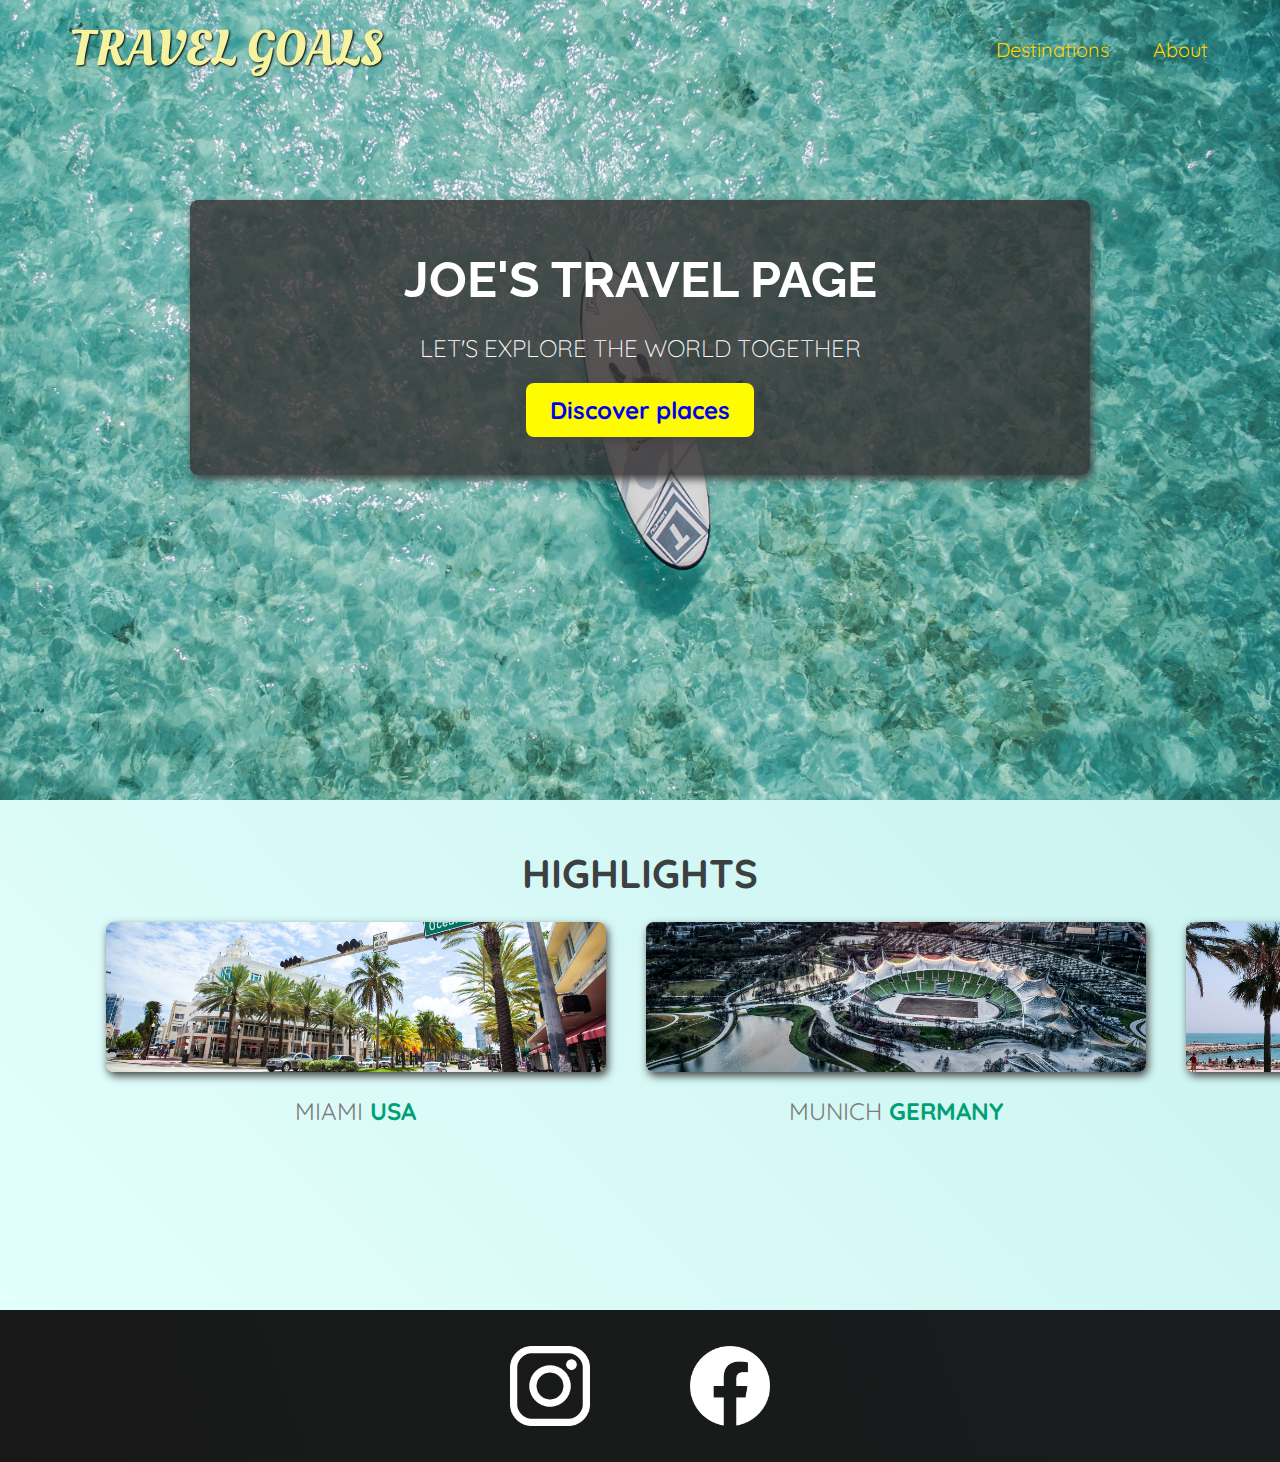
<file: index.html>
<!DOCTYPE html>
<html lang="en">
  <head>
    <meta charset="UTF-8" />
    <meta http-equiv="X-UA-Compatible" content="IE=edge" />
    <meta name="viewport" content="width=device-width, initial-scale=1.0" />
    <link
      href="https://fonts.googleapis.com/css2?family=Raleway:wght@700&family=Oleo+Script:wght@700&family=Quicksand:wght@300;500;700&display=swap"
      rel="stylesheet"
    />
    <link rel="stylesheet" href="shared.css" />
    <link rel="stylesheet" href="style.css" />
    <title>Travels Goals</title>
  </head>
  <body>
    <header>
      <div id="page-logo">
        <a href="/index.html">Travel Goals</a>
      </div>
      <nav>
        <ul>
          <li><a href="/places.html">Destinations</a></li>
          <li><a href="">About</a></li>
        </ul>
      </nav>
    </header>
    <main>
      <section id="hero">
        <div id="hero-content">
          <h1>Joe's Travel Page</h1>
          <p>Let's explore the world together</p>
          <a href="/places.html">Discover places</a>
        </div>
      </section>
      <section id="highlights">
        <h2>Highlights</h2>
        <ul id="destinations">
          <li class="destination">
            <img
              src="/images/places/miami.jpg"
              alt="Miami streets on sunny day"
            />
            <p>Miami <strong>USA</strong></p>
          </li>
          <li class="destination">
            <img
              src="/images/places/munich.jpg"
              alt="Munich stadium in winter"
            />
            <p>Munich <strong>Germany</strong></p>
          </li>
          <li class="destination">
            <img src="/images/places/barcelona.jpg" alt="City of Barcelona" />
            <p>Barcelona <strong>Spain</strong></p>
          </li>
        </ul>
      </section>
    </main>
    <footer>
      <ul>
        <li><a href="https://www.instagram.com"><img src="/images/icons/insta.png" alt="Instagram logo"></a></li>
        <li><a href="https://www.facebook.com"><img src="/images/icons/facebook.png" alt="Facebook logo"></a></li>
      </ul>
    </footer>
  </body>
</html>
</file>
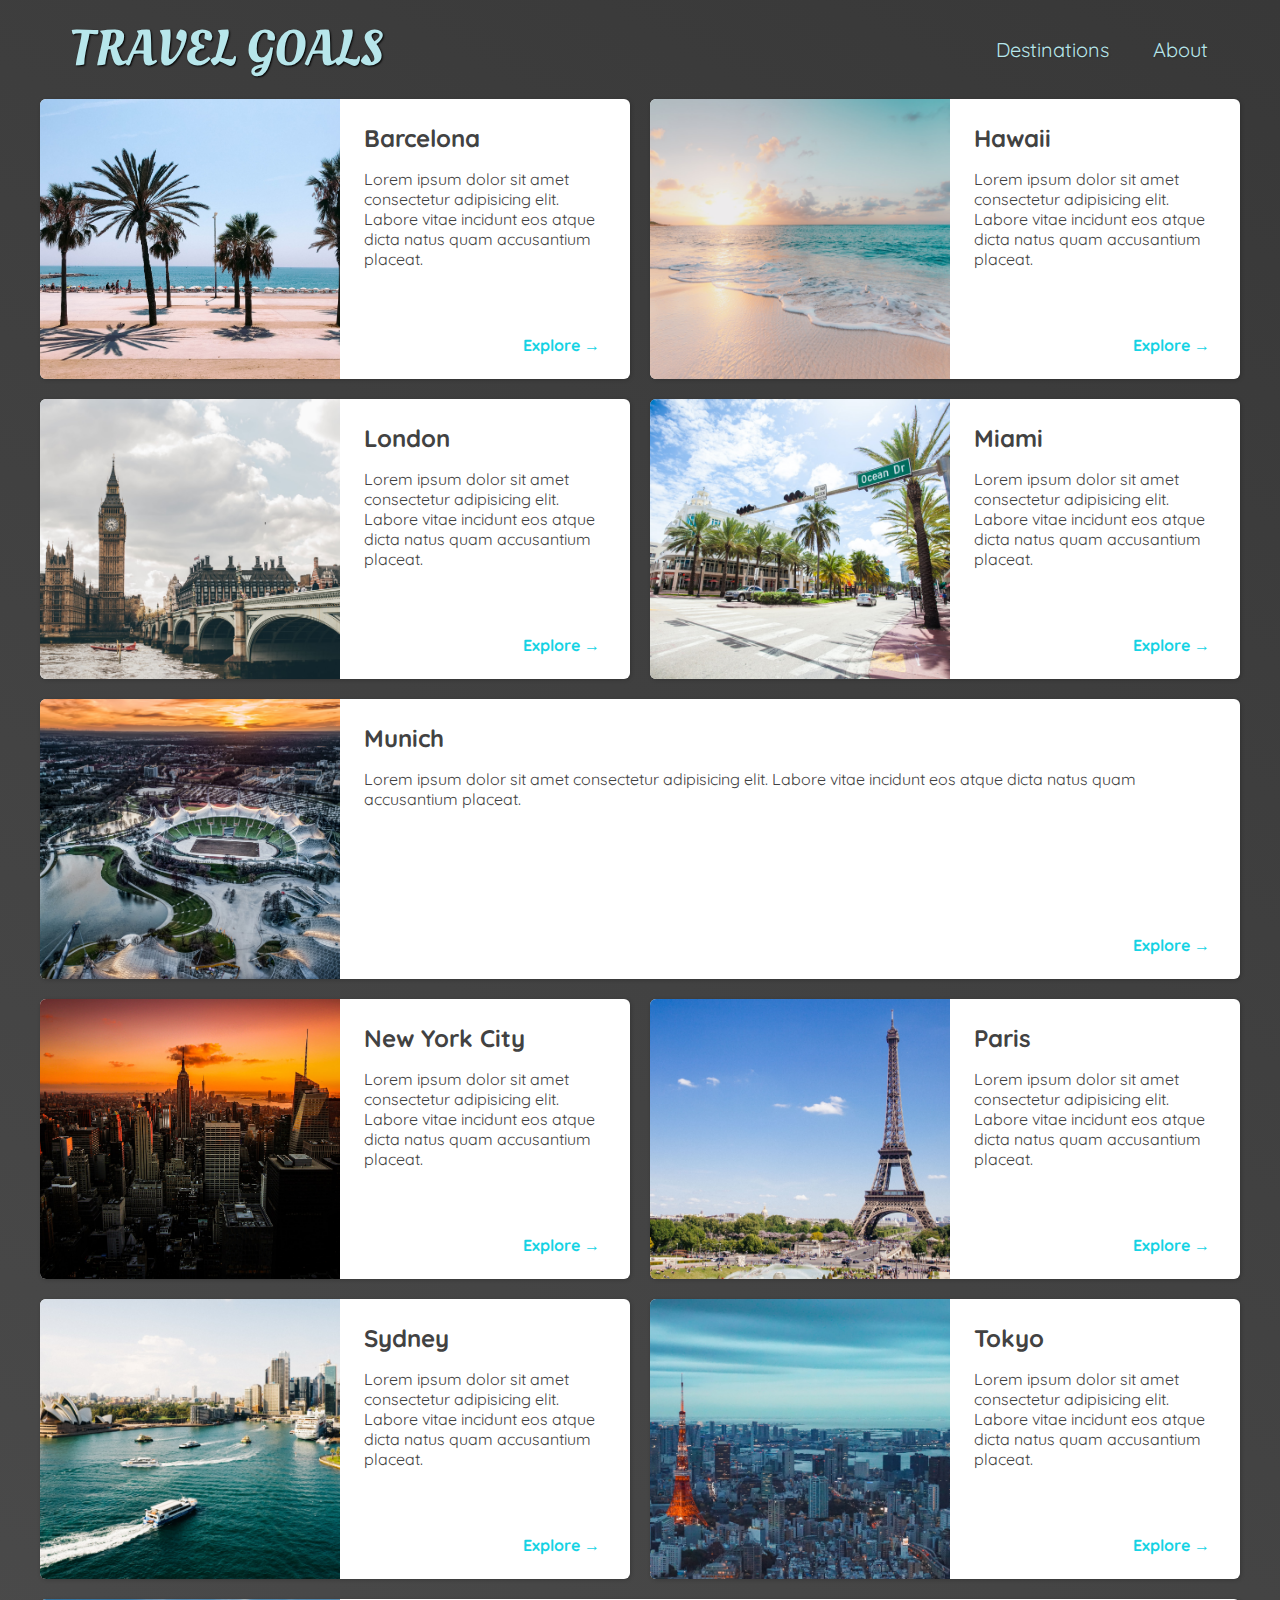
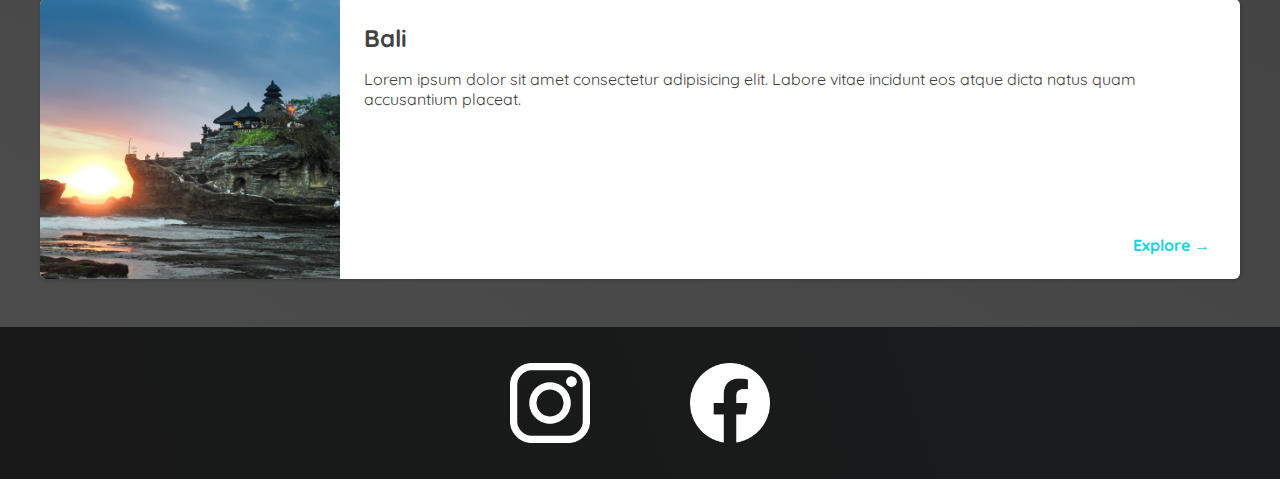
<file: places.html>
<!DOCTYPE html>
<html lang="en">
  <head>
    <meta charset="UTF-8" />
    <meta http-equiv="X-UA-Compatible" content="IE=edge" />
    <meta name="viewport" content="width=device-width, initial-scale=1.0" />
    <link
      href="https://fonts.googleapis.com/css2?family=Raleway:wght@700&family=Oleo+Script:wght@700&family=Quicksand:wght@300;500;700&display=swap"
      rel="stylesheet"
    />
    <link rel="stylesheet" href="shared.css" />
    <link rel="stylesheet" href="places.css" />
    <title>Travels Goals</title>
  </head>
  <body>
    <header>
      <div id="page-logo">
        <a href="/index.html">Travel Goals</a>
      </div>
      <nav>
        <ul>
          <li><a href="/places.html">Destinations</a></li>
          <li><a href="">About</a></li>
        </ul>
      </nav>
    </header>
    <main>
      <ul>
        <li>
          <img src="images/places/barcelona.jpg" alt="City of Barcelona" />
          <div class="item-content">
            <div>
              <h2>Barcelona</h2>
              <p>
                Lorem ipsum dolor sit amet consectetur adipisicing elit. Labore
                vitae incidunt eos atque dicta natus quam accusantium placeat.
              </p>
            </div>
            <div class="actions">
              <a href="https://en.wikipedia.org/wiki/Barcelona">Explore &#x2192</a>
            </div>
          </div>
        </li>
        <li>
          <img src="images/places/hawaii.jpg" alt="Hawaii beach" />
          <div class="item-content">
            <div>
              <h2>Hawaii</h2>
              <p>
                Lorem ipsum dolor sit amet consectetur adipisicing elit. Labore
                vitae incidunt eos atque dicta natus quam accusantium placeat.
              </p>
            </div>
            <div class="actions">
              <a href="hhttps://en.wikipedia.org/wiki/Hawaii">Explore &#x2192</a>
            </div>
          </div>
        </li>
        <li>
          <img src="images/places/london.jpg" alt="London city" />
          <div class="item-content">
            <div>
              <h2>London</h2>
              <p>
                Lorem ipsum dolor sit amet consectetur adipisicing elit. Labore
                vitae incidunt eos atque dicta natus quam accusantium placeat.
              </p>
            </div>
            <div class="actions">
              <a href="https://en.wikipedia.org/wiki/London">Explore &#x2192</a>
            </div>
          </div>
        </li>
        <li>
          <img src="images/places/miami.jpg" alt="Miami streets" />
          <div class="item-content">
            <div>
              <h2>Miami</h2>
              <p>
                Lorem ipsum dolor sit amet consectetur adipisicing elit. Labore
                vitae incidunt eos atque dicta natus quam accusantium placeat.
              </p>
            </div>
            <div class="actions">
              <a href="https://en.wikipedia.org/wiki/Miami">Explore &#x2192</a>
            </div>
          </div>
        </li>
        <li>
          <img src="images/places/munich.jpg" alt="Munich football stadium" />
          <div class="item-content">
            <div>
              <h2>Munich</h2>
              <p>
                Lorem ipsum dolor sit amet consectetur adipisicing elit. Labore
                vitae incidunt eos atque dicta natus quam accusantium placeat.
              </p>
            </div>
            <div class="actions">
              <a href="https://en.wikipedia.org/wiki/Munich">Explore &#x2192</a>
            </div>
          </div>
        </li>
        <li>
          <img src="images/places/new-york-city.jpg" alt="New York City skyline" />
          <div class="item-content">
            <div>
              <h2>New York City</h2>
              <p>
                Lorem ipsum dolor sit amet consectetur adipisicing elit. Labore
                vitae incidunt eos atque dicta natus quam accusantium placeat.
              </p>
            </div>
            <div class="actions">
              <a href="https://en.wikipedia.org/wiki/New_York_City"
                >Explore &#x2192</a
              >
            </div>
          </div>
        </li>
        <li>
          <img src="images/places/paris.jpg" alt="Paris city" />
          <div class="item-content">
            <div>
              <h2>Paris</h2>
              <p>
                Lorem ipsum dolor sit amet consectetur adipisicing elit. Labore
                vitae incidunt eos atque dicta natus quam accusantium placeat.
              </p>
            </div>
            <div class="actions">
              <a href="https://en.wikipedia.org/wiki/Paris">Explore &#x2192</a>
            </div>
          </div>
        </li>
        <li>
          <img src="images/places/sydney.jpg" alt="Sydney beach" />
          <div class="item-content">
            <div>
              <h2>Sydney</h2>
              <p>
                Lorem ipsum dolor sit amet consectetur adipisicing elit. Labore
                vitae incidunt eos atque dicta natus quam accusantium placeat.
              </p>
            </div>
            <div class="actions">
              <a href="https://en.wikipedia.org/wiki/Sydney">Explore &#x2192</a>
            </div>
          </div>
        </li>
        <li>
          <img src="images/places/tokyo.jpg" alt="Tokyo skyline" />
          <div class="item-content">
            <div>
              <h2>Tokyo</h2>
              <p>
                Lorem ipsum dolor sit amet consectetur adipisicing elit. Labore
                vitae incidunt eos atque dicta natus quam accusantium placeat.
              </p>
            </div>
            <div class="actions">
              <a href="https://en.wikipedia.org/wiki/Tokyo">Explore &#x2192</a>
            </div>
          </div>
        </li>
        <li>
          <img src="images/places/bali.jpg" alt="Bali beach" />
          <div class="item-content">
            <div>
              <h2>Bali</h2>
              <p>
                Lorem ipsum dolor sit amet consectetur adipisicing elit. Labore
                vitae incidunt eos atque dicta natus quam accusantium placeat.
              </p>
            </div>
            <div class="actions">
              <a href="https://en.wikipedia.org/wiki/Bali">Explore &#x2192</a>
            </div>
          </div>
        </li>
      </ul>
    </main>
    <footer>
      <ul>
        <li>
          <a href="https://www.instagram.com"
            ><img src="/images/icons/insta.png" alt="Instagram logo"
          /></a>
        </li>
        <li>
          <a href="https://www.facebook.com"
            ><img src="/images/icons/facebook.png" alt="Facebook logo"
          /></a>
        </li>
      </ul>
    </footer>
  </body>
</html>
</file>
<file: shared.css>
body {
  font-family: "Quicksand", sans-serif;
  margin: 0;
}

ul {
  list-style: none;
  margin: 0;
  padding: 0;
}

header {
  box-sizing: border-box;
  display: flex;
  justify-content: space-between;
  align-items: center;
  padding: 15px 60px;
  position: absolute;
  width: 100%;
}

#page-logo a {
  padding: 10px;
  font-family: "Oleo Script", sans-serif;
  color: rgb(245, 243, 160);
  font-size: 50px;
  text-decoration: none;
  text-transform: uppercase;
  text-shadow: 1px 1px 2px rgb(0, 0, 0);
}

header ul {
  display: flex;
}

header li {
  margin-left: 20px;
}

nav li a {
  border-radius: 6px;
  text-decoration: none;
  color: rgb(255, 211, 0);
  font-size: 20px;
  padding: 12px;
  text-shadow: 1px 1px 2px rgba(0, 0, 0, 0.2);
}

nav li a:hover{
  color: rgb(77, 77, 77);
  background-color: rgb(255, 251, 0);
}


footer{
  background:linear-gradient(70deg,rgb(24,24,24),rgb(25,29,29));
  padding: 36px 0;
}

footer ul{
  display: flex;
  justify-content: center;
  /* padding: 40px; */
}

footer li{
  margin: 0 50px;
  width: 80px;
  height: 80px;
}

footer img{
  width: 100%;
  height: 100%;
}
</file>
<file: style.css>
#hero {
  height: 800px;
  background-image: url("/images/places/ocean.jpg");
  background-position: center;
  background-size: cover;
}

#hero-content {
  text-align: center;
  width: 900px;
  background-color: rgba(51, 47, 47, 0.8);
  box-shadow: 2px 4px 8px rgb(68, 67, 67);
  border-radius: 8px;
  padding: 50px 0;
  margin: 0 auto;
  position: relative;
  top: 200px;
}

#hero-content h1 {
  color: white;
  text-transform: uppercase;
  font-size: 50px;
  font-family: "Raleway", sans-serif;
  margin: 0;
}

#hero-content p {
  color: white;
  text-transform: uppercase;
  font-size: 24px;
  font-weight: 300;
  margin-bottom: 32px;
}

#hero-content a {
  text-decoration: none;
  background-color: rgb(255, 251, 0);
  padding: 12px 24px;
  font-size: 24px;
  font-weight: 700;
  border-radius: 8px;
  box-shadow: 2px 4px 8px rgb(68, 67, 67);
}

#hero-content a:hover,
#hero-content a:focus {
  background-color: rgb(255, 238, 0);
}

#highlights {
padding: 24px;
background: linear-gradient(45deg, rgb(227,255,253),rgb(202,243,240));
}

#highlights h2 {
  font-size: 40px;
  color: rgb(59, 65, 64);
  text-transform: uppercase;
  text-align: center;
  margin: 24px 0;
}

#destinations {
  width: 90%;
  display: flex;
  justify-content:space-between;
  margin: auto;
  margin-bottom: 140px;
}

.destination {
  box-sizing: border-box;
  margin: 0 20px;
  text-transform: uppercase;
}

.destination p {
  text-align: center;
  font-size: 24px;
  color: rgb(124, 123, 123);
  margin: 20px 0;
}

.destination strong{
  color: rgb(0, 160, 117);
}

.destination img {
  object-fit: cover;
  width: 500px;
  height: 150px;
  box-shadow: 2px 4px 8px rgb(68, 67, 67);
  border-radius: 8px;
}
</file>
<file: places.css>
body {
  background: linear-gradient(30deg, rgb(77, 77, 77), rgb(56, 56, 56));
  color: #424242;
}

#page-logo a{
  color: rgb(183, 230, 235);
}

header {
  position: static;

}

header nav a{
  color: rgb(183, 230, 235);
}

header nav a:hover{
  background-color:rgb(183, 230, 235); 
  color: rgb(59, 59, 59);
}

main ul {
  width: 1200px;
  margin: 0 auto 48px auto;
  display: grid;
  grid-template-columns: 1fr 1fr;
  gap: 20px 20px;
}

main li {
  display: flex;
  background-color: white;
  box-shadow: 1px 1px 4px rgba(0, 0, 0, 0.2);
  border-radius: 6px;
  overflow: hidden;
}

main ul li:nth-of-type(5) {
  grid-column: 1 / span 2;
}

main ul li:nth-last-of-type(1){
  grid-column: 1 / span 2;
}

main li img {
  width: 300px;
  height: 280px;
  object-fit: cover;
}

.item-content {
  padding: 24px;
  display: flex;
  flex-direction: column;
  justify-content: space-between;
}

.item-content h2{
  margin: 0;
}
/* 
.item-content div{
  display: flex;
  justify-content:flex-end;
} */

.actions {
  text-align: right;
}

.actions a {
  padding: 6px;
  font-weight: 700;
  color: rgb(22, 211, 228);
  text-decoration: none;
  border-radius: 5px;
}

.actions a:hover,
.actions a:focus {
  background-color: rgb(235, 253, 255);
}
</file>
